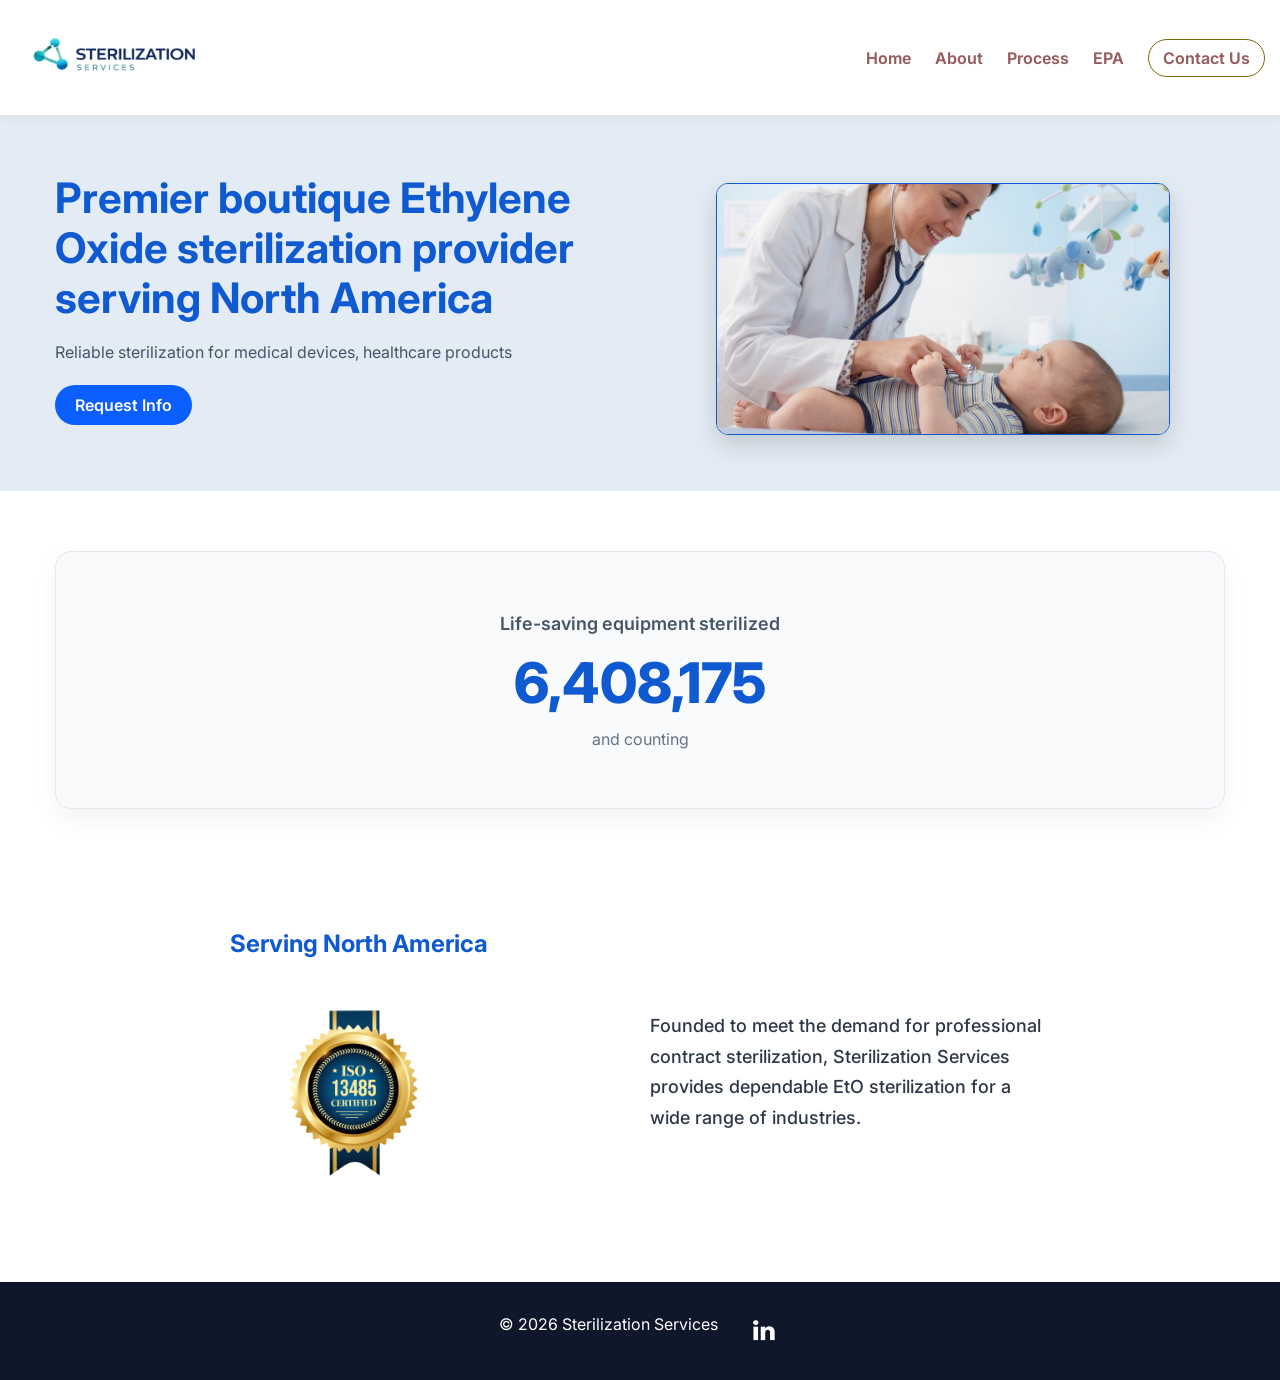
<file: index.html>
<!DOCTYPE html>
<html lang="en">
   <!--Author: Kyle George
	Final Project Submission-->
<head>
<meta charset="UTF-8">
<meta name="viewport" content="width=device-width, initial-scale=1.0">
<title>Sterilization Services</title>
	<link rel="icon" href="images/favicon.ico">

<link rel="stylesheet" href="styles/styles.css">
<link href="https://fonts.googleapis.com/css2?family=Inter:wght@400;600;700;800&display=swap" rel="stylesheet">
</head>

<body>

<header class="header">
  <div class="container nav">
    <a href="index.html" class="logo">
      <img src="images/logo2_transparent.png" alt="Sterilization Services Logo">
    </a>

    <nav>
      <a href="index.html">Home</a>
      <a href="about/about.html">About</a>
      <a href="process/process.html">Process</a>
      <a href="epa/epa.html">EPA</a>
      <a href="contact us/contact.html" class="btn">Contact Us</a>
    </nav>
  </div>
</header>



<!-- HERO -->
<section class="hero">
  <div class="container hero-grid">

    <div>
      <h1>Premier boutique Ethylene Oxide sterilization provider serving North America</h1>
      <p>
        Reliable sterilization for medical devices, healthcare products
      </p>

      <div class="hero-buttons">
        <a href="contact us/contact.html" class="btn-primary">Request Info</a>
       
      </div>
    </div>

    <div>
      <img src="images/tungart7-baby-10172896_1920.jpg" alt="Baby" class="hero-img">
    </div>

  </div>
</section>

<!-- COUNTER SECTION -->
<section class="counter-section">
  <div class="container">
    <div class="counter-box">
      <p class="counter-label">Life-saving equipment sterilized</p>
      <h2 id="equipmentCounter">6,400,065</h2>
      <p class="counter-subtext">and counting</p>
    </div>
  </div>
</section>



<section class="section">
  <div class="container two-col">
    <div>
      <h2>Serving North America</h2>
  <img src="images/—Pngtree—iso 13485 certified luxury gold_6686147.png" class="iso-img" alt="ISO Certified">
    </div>

    <div>
      <p class="lead">
        Founded to meet the demand for professional contract sterilization,
        Sterilization Services provides dependable EtO sterilization for a wide range
        of industries.
      </p>

    </div>
  </div>
</section>


</section>






<script>
  const counter = document.getElementById("equipmentCounter");

  const startValue = 6400065;      
  const increasePerHour = 1;       

  const startTime = new Date("2026-01-01").getTime(); 

  function updateCounter() {
    const now = Date.now();
    const hoursPassed = (now - startTime) / (1000 * 60 * 60);

    const currentValue = startValue + (hoursPassed * increasePerHour);

    counter.textContent = Math.floor(currentValue).toLocaleString();
  }

  updateCounter();
  setInterval(updateCounter, 1000);
</script>

</body>
</html>

<footer class="footer">
  <div class="container footer-links">
    <p>© 2026 Sterilization Services</p>
   
    
    <a href="https://www.linkedin.com/company/sterilization-services/" target="Linkedin">
      <img src="images/linkedin.png" alt="External Link" class="footer-img">
    </a>

  </div>
</footer>
</file>
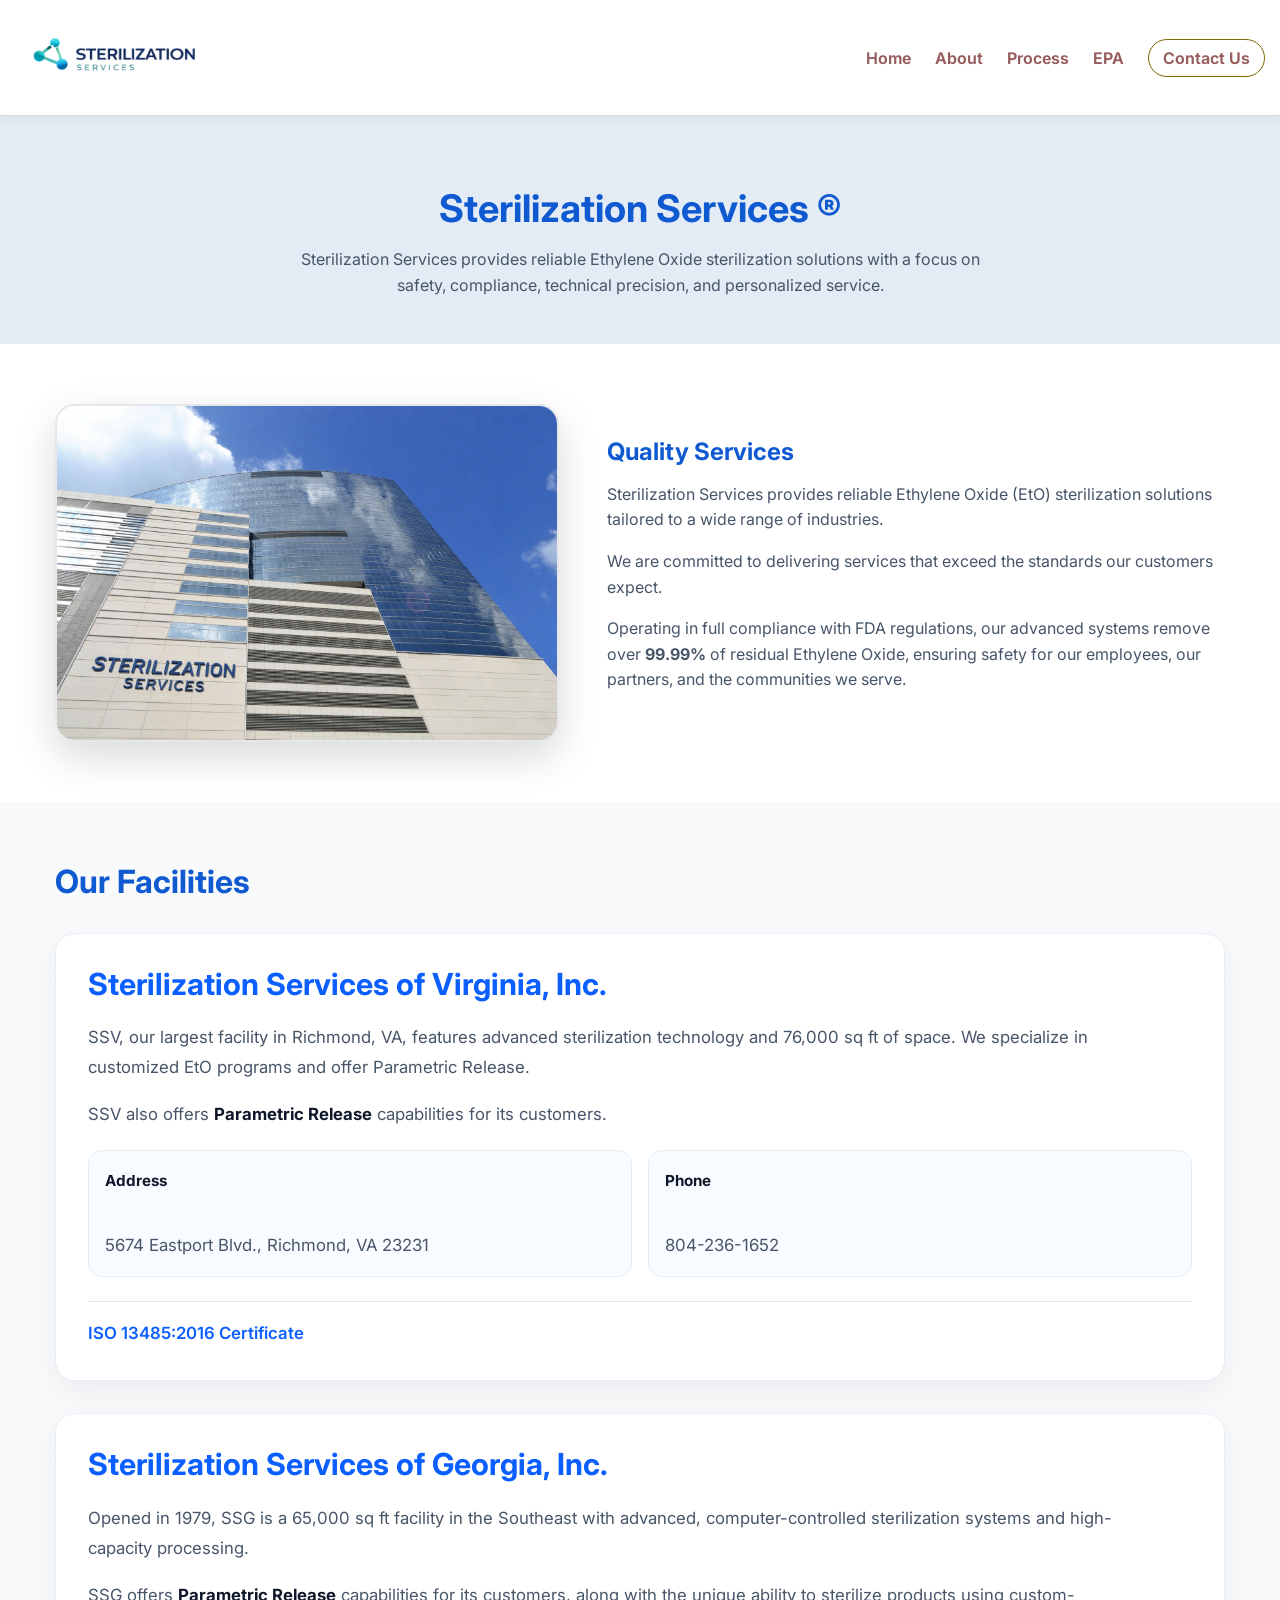
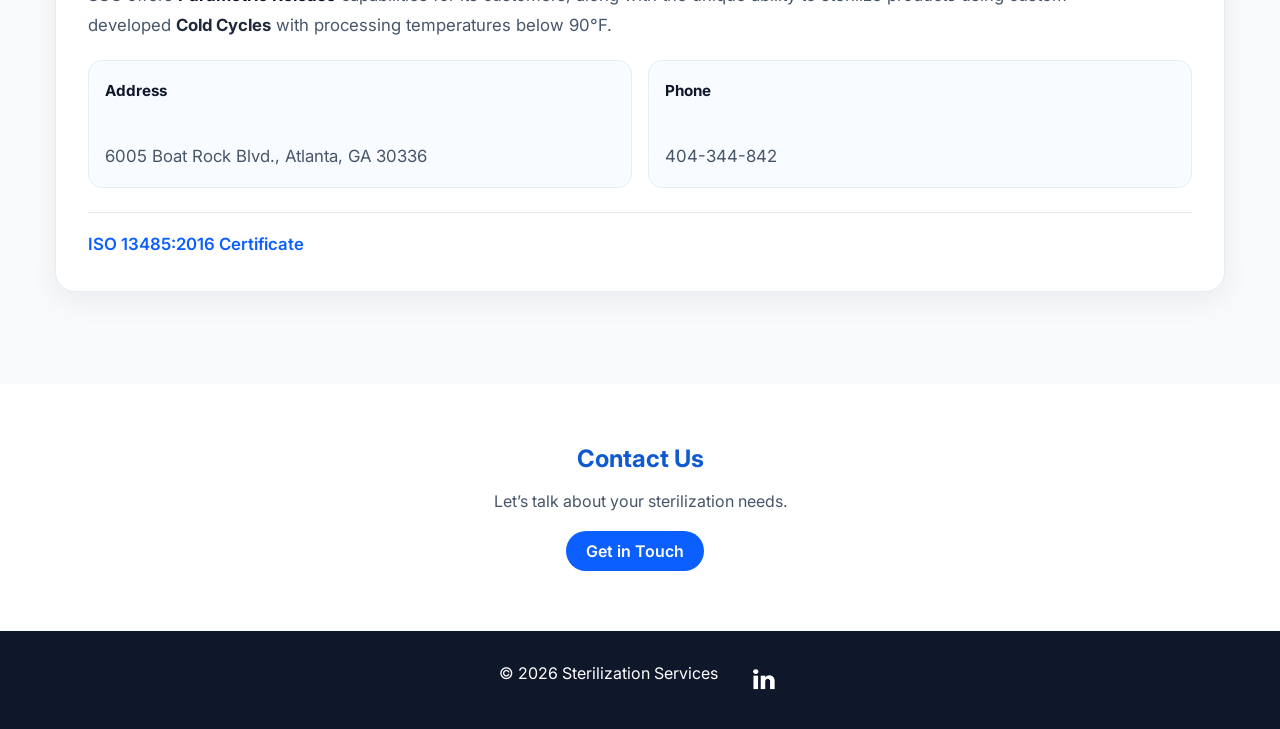
<file: about/about.html>
<!DOCTYPE html>
<html lang="en">
    <!--Author: Kyle George
	Final Project Submission-->
<head>
  <meta charset="UTF-8">
  <meta name="viewport" content="width=device-width, initial-scale=1.0">
  <title>About | Sterilization Services</title>
  	<link rel="icon" href="../images/favicon.ico">
  <meta name="description" content="Learn more about Sterilization Services, including our Virginia and Georgia facilities, advanced EtO sterilization capabilities, and commitment to safety, compliance, and performance.">
  <link rel="stylesheet" href="../styles/styles.css">
  <link href="https://fonts.googleapis.com/css2?family=Inter:wght@400;600;700;800&display=swap" rel="stylesheet">
</head>
<body>

<header class="header">
  <div class="container nav">
    <a href="../index.html" class="logo">
      <img src="../images/logo2_transparent.png" alt="Sterilization Services Logo">
    </a>

    <nav>
      <a href="../index.html">Home</a>
      <a href="../about/about.html">About</a>
      <a href="../process/process.html">Process</a>
      <a href="../epa/epa.html">EPA</a>
      <a href="../contact/contact.html" class="btn">Contact Us</a>
    </nav>
  </div>
</header>

<section class="page-hero">
  <div class="container narrow">
    <h1>Sterilization Services &reg;</h1>
    <p>
      Sterilization Services provides reliable Ethylene Oxide sterilization solutions
      with a focus on safety, compliance, technical precision, and personalized service.
    </p>
  </div>
</section>

<section class="section">
  <div class="container about-flex">

    <img src="../images/SSHQ.png" alt="HQ" class="about-img">

    <div>
      <h2>Quality Services</h2>
      <p>
        Sterilization Services provides reliable Ethylene Oxide (EtO) sterilization solutions tailored to a wide range of industries.
      </p>
      <p>
        We are committed to delivering services that exceed the standards our customers expect.
      </p>
      <p>
        Operating in full compliance with FDA regulations, our advanced systems remove over <strong>99.99%</strong> of residual Ethylene Oxide, ensuring safety for our employees, our partners, and the communities we serve.
      </p>
    </div>

  </div>
</section>
</section>

<section class="section light">
  <div class="container">
    <h2>Our Facilities</h2>

    <div class="card facility-card">
      <h3>Sterilization Services of Virginia, Inc.</h3>

      <p>
      SSV, our largest facility in Richmond, VA, features advanced sterilization technology and 76,000 sq ft of space. We specialize in customized EtO programs and offer Parametric Release.

      </p>

    

      <p>
        SSV also offers <strong>Parametric Release</strong> capabilities for its customers.
      </p>

      <div class="facility-meta">
  <p><strong>Address</strong><br>5674 Eastport Blvd., Richmond, VA 23231</p>
  <p><strong>Phone</strong><br>804-236-1652</p>
</div>

      <div class="facility-links">
        <p> ISO 13485:2016 Certificate</p> 
      </div>
    </div>

    <div class="card facility-card">
      <h3>Sterilization Services of Georgia, Inc.</h3>

      <p>
        Opened in 1979, SSG is a 65,000 sq ft facility in the Southeast with advanced, computer-controlled sterilization systems and high-capacity processing.
</p>
      <p>
        SSG offers <strong>Parametric Release</strong> capabilities for its customers, along
        with the unique ability to sterilize products using custom-developed
        <strong>Cold Cycles</strong> with processing temperatures below 90°F.
      </p>
<div class="facility-meta">
  <p><strong>Address</strong><br>6005 Boat Rock Blvd., Atlanta, GA 30336</p>
  <p><strong>Phone</strong><br>404-344-842</p>
</div>
  
      <div class="facility-links">
        <p>ISO 13485:2016 Certificate</p>
      
      </div>
    </div>
  </div>
</section>

<section class="cta">
  <div class="container">
    <h2>Contact Us</h2>
    <p>Let’s talk about your sterilization needs.</p>
    <a href="../contact us/contact.html" class="btn-primary">Get in Touch</a>
  </div>
</section>

<footer class="footer">
  <div class="container footer-links">
    <p>© 2026 Sterilization Services</p>


      
    <a href="https://www.linkedin.com/company/sterilization-services/" target="Linkedin">
      <img src="../images/linkedin.png" alt="External Link" class="footer-img">
    </a>

  </div>
</footer>
 
</body>
</html>
</file>
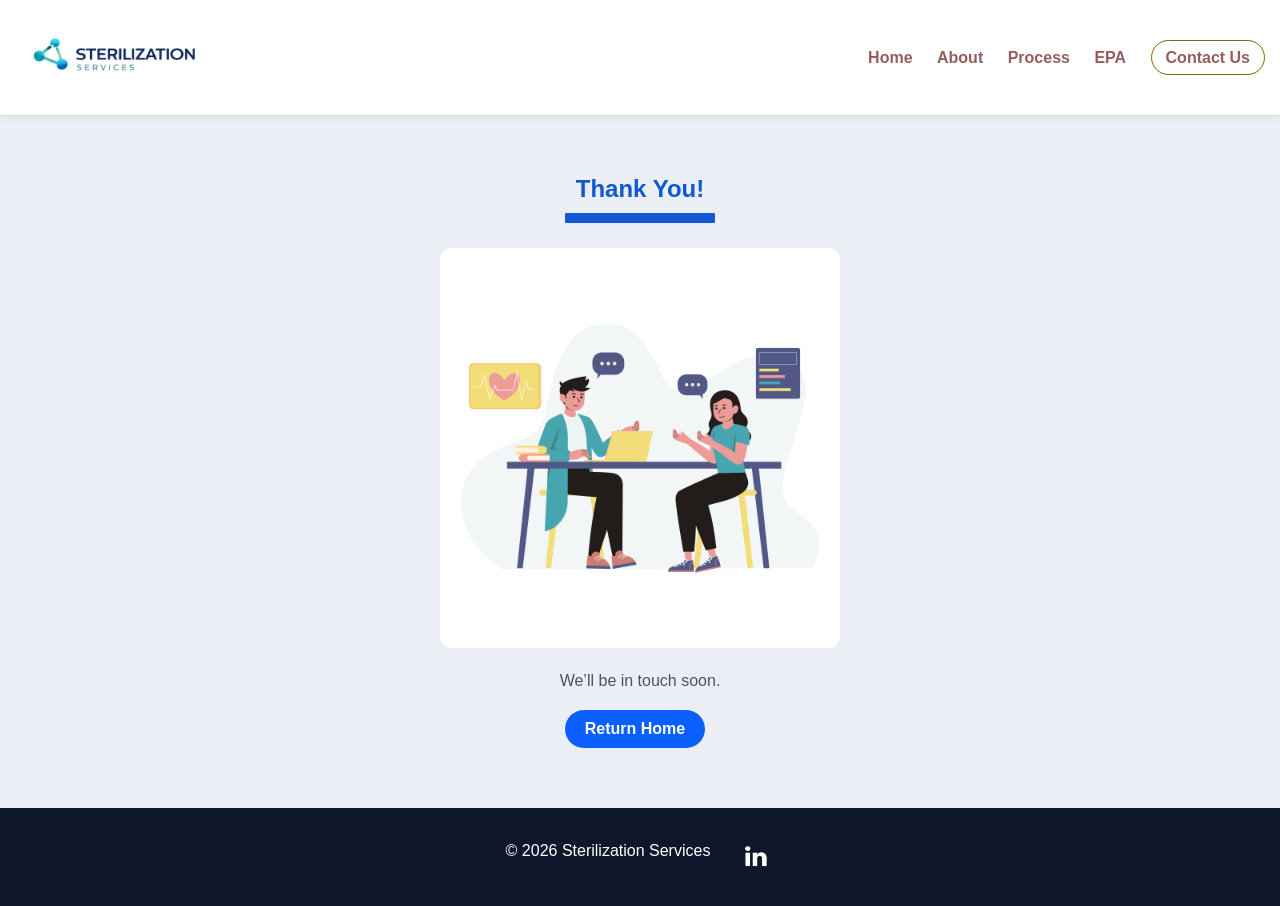
<file: contact us/confirmation.html>
<!DOCTYPE html>
<html lang="en">
      <!--Author: Kyle George
	Final Project Submission-->
<head>
  <meta charset="UTF-8">
  <meta name="viewport" content="width=device-width, initial-scale=1.0">
  <title>Confirmation | Sterilization Services</title>
  <link rel="stylesheet" href="../styles/styles.css">
</head>
<body class="confirmation-page">

<header class="header">
  <div class="container nav">
    <a href="../index.html" class="logo">
      <img src="../images/logo2_transparent.png" alt="Sterilization Services Logo">
    </a>

    <nav>
      <a href="../index.html">Home</a>
      <a href="../about/about.html">About</a>
      <a href="../process/process.html">Process</a>
      <a href="../epa/epa.html">EPA</a>
      <a href="../contact us/contact.html" class="btn">Contact Us</a>
    </nav>
  </div>
</header>

<section class="section">
  <div class="container" style="text-align:center;">
    <h1>Thank You!</h1>
    <div class="confirm-bar"></div>

<img src="../images/muhammad-noor-ridho-aoVaOzzdutk-unsplash.jpg" alt="Thank you" class="confirm-img">
<p>We’ll be in touch soon.</p>

    <a href="../index.html" class="btn-primary">Return Home</a>
  </div>
</section>
<footer class="footer">
  <div class="container footer-links">
    <p>© 2026 Sterilization Services</p>

    <a href="https://www.linkedin.com/company/sterilization-services/" target="Linkedin">
      <img src="../images/linkedin.png" alt="External Link" class="footer-img">
    </a>
  </div>
</footer>
</body>
</html>
</file>
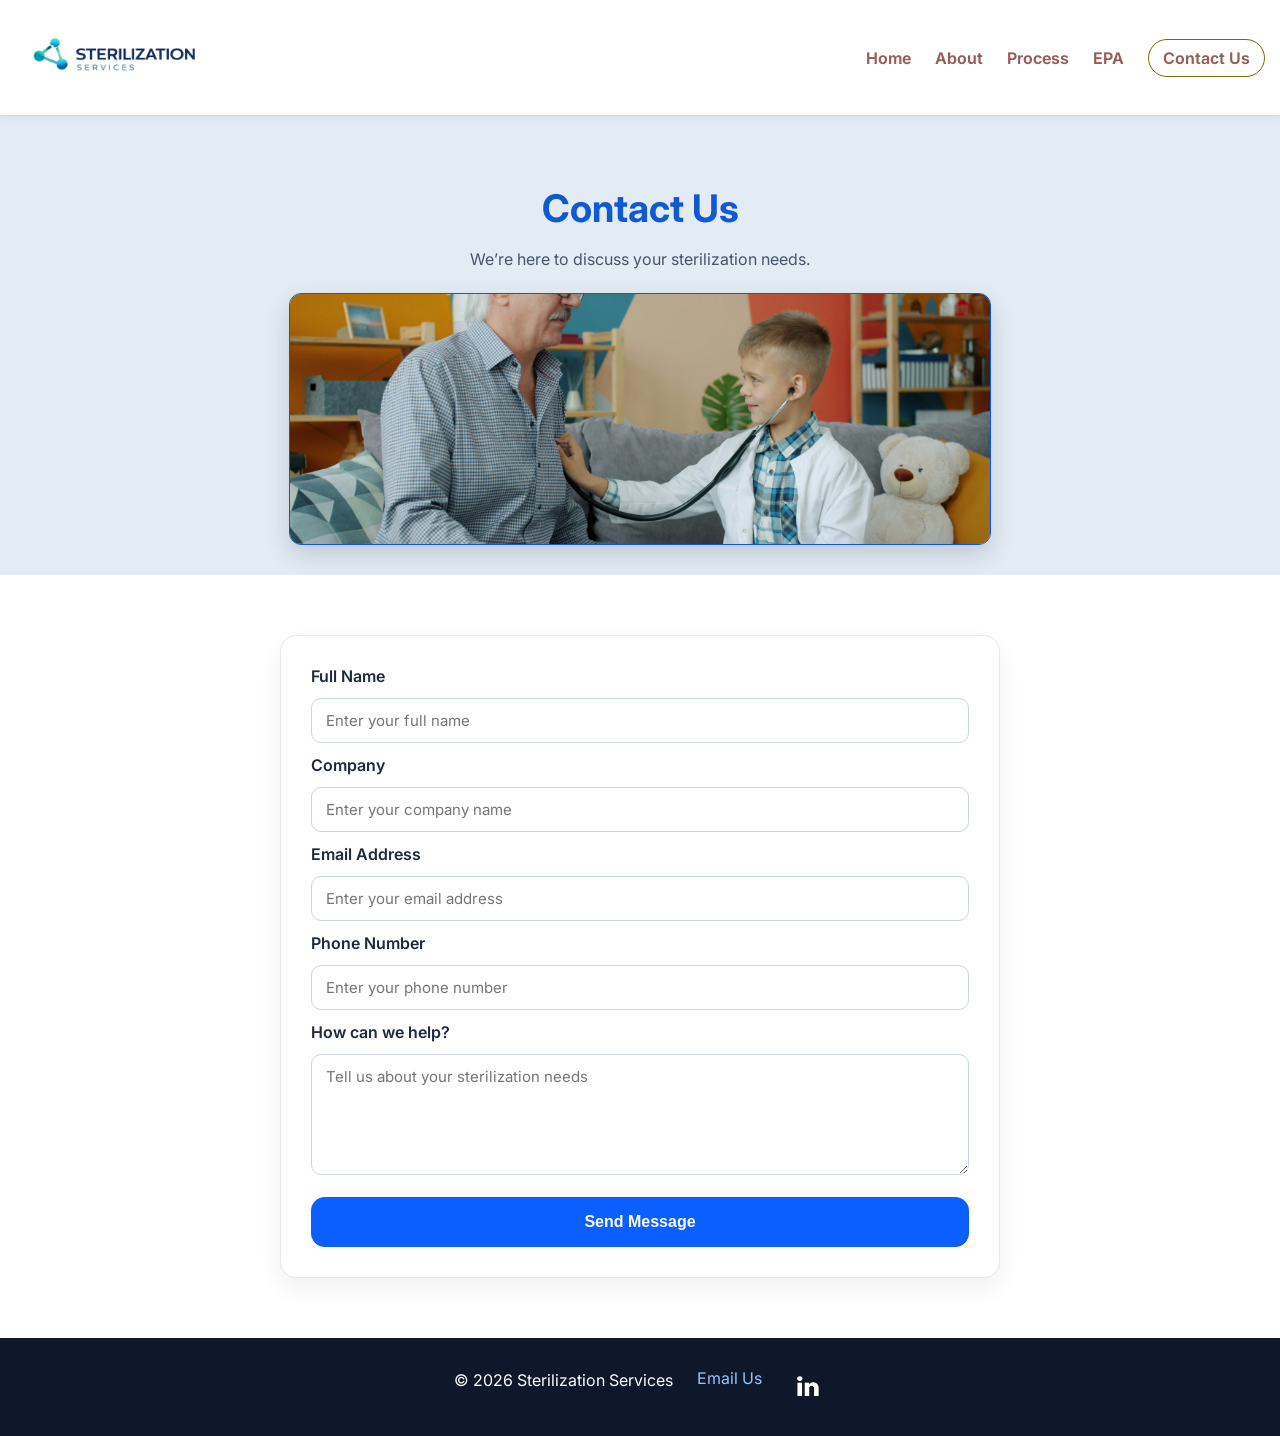
<file: contact us/contact.html>
<!DOCTYPE html>
<html lang="en">
    <!--Author: Kyle George
	Final Project Submission-->
<head>
  <meta charset="UTF-8">
  <meta name="viewport" content="width=device-width, initial-scale=1.0">
  <title>Contact | Sterilization Services</title>
  <link rel="stylesheet" href="../styles/styles.css">
  <link href="https://fonts.googleapis.com/css2?family=Inter:wght@400;600;700;800&display=swap" rel="stylesheet">
<script src="https://challenges.cloudflare.com/turnstile/v0/api.js" async defer></script>
	<link rel="icon" href="../images/favicon.ico">
</head>
<body>

<header class="header">
  <div class="container nav">
    <a href="../index.html" class="logo">
      <img src="../images/logo2_transparent.png" alt="Sterilization Services Logo">
    </a>

    <nav>
      <a href="../index.html">Home</a>
      <a href="../about/about.html">About</a>
      <a href="../process/process.html">Process</a>
      <a href="../epa/epa.html"> EPA</a>
      <a href="../contact us/contact.html" class="btn">Contact Us</a>
    </nav>
  </div>
</header>

<section class="page-hero">
  <div class="container">
    <h1>Contact Us</h1>
    <p>We’re here to discuss your sterilization needs.</p>
  </div>
  <div>
      <img src="../images/kid and gramps.jpg" alt="child and gramparent" class="hero-img">
    </div>

</section>

<section class="section">
  <div class="container narrow">
    <div class="form-card">
 <form class="form" action="confirmation.html" method="get">
  <label for="name">Full Name</label>
  <input type="text" id="name" name="name" placeholder="Enter your full name" required>

  <label for="company">Company</label>
  <input type="text" id="company" name="company" placeholder="Enter your company name" required>

  <label for="email">Email Address</label>
  <input type="email" id="email" name="email" placeholder="Enter your email address" required>

  <label for="phone">Phone Number</label>
  <input type="tel" id="phone" name="phone" placeholder="Enter your phone number" required>

  <label for="message">How can we help?</label>
  <textarea id="message" name="message" rows="5" placeholder="Tell us about your sterilization needs" required></textarea>

  
  <button type="submit" class="btn-primary form-submit">Send Message</button>
</form>
    </div>
  </div>
</section>

<footer class="footer">
  <div class="container footer-links">
    <p>© 2026 Sterilization Services</p>
    <a href="mailto:kylegeorge001@gmail.com">Email Us</a>

     <a href="https://www.linkedin.com/company/sterilization-services/" target="Linkedin">
      <img src="../images/linkedin.png" alt="External Link" class="footer-img">
    </a>
  
  </div>
</footer>

</body>
</html>
</file>
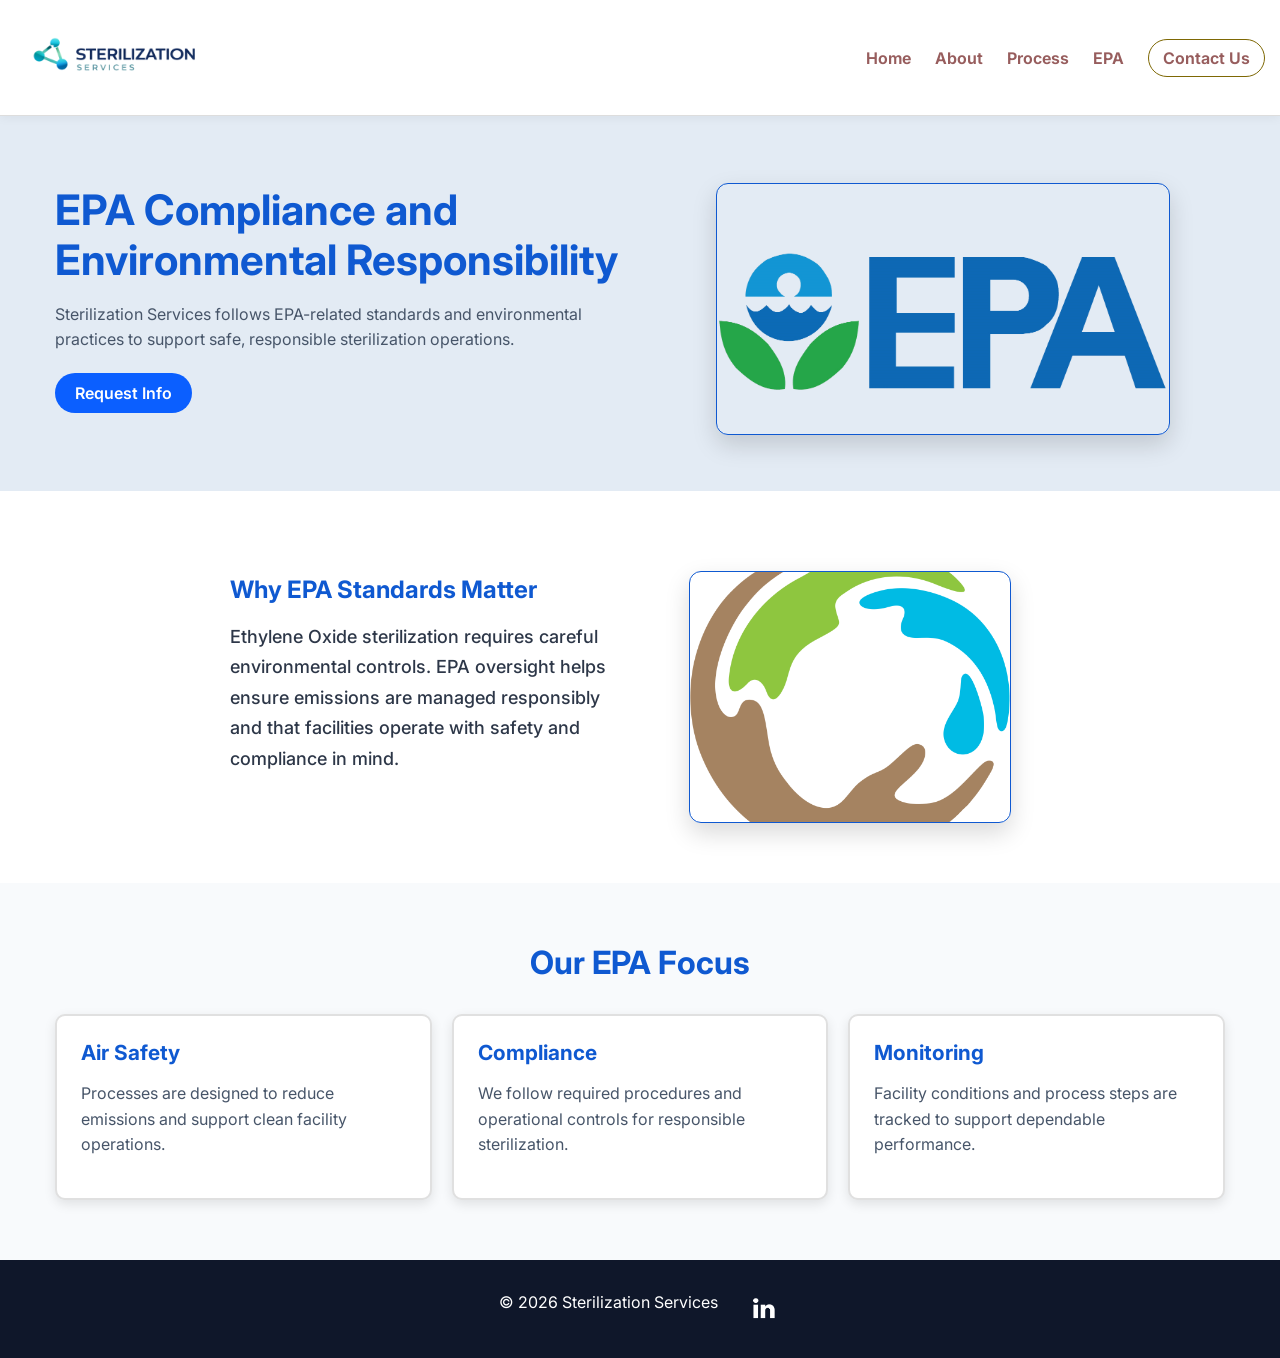
<file: epa/epa.html>
<!DOCTYPE html>
<html lang="en">
   <!--Author: Kyle George
   Final Project Submission-->
<head>
<meta charset="UTF-8">
<meta name="viewport" content="width=device-width, initial-scale=1.0">
<title>EPA | Sterilization Services</title>
<link rel="icon" href="../images/favicon.ico">

<link rel="stylesheet" href="../styles/styles.css">
<link href="https://fonts.googleapis.com/css2?family=Inter:wght@400;600;700;800&display=swap" rel="stylesheet">
</head>

<body>

<header class="header">
  <div class="container nav">
    <a href="../index.html" class="logo">
      <img src="../images/logo2_transparent.png" alt="Sterilization Services Logo">
    </a>

    <nav>
      <a href="../index.html">Home</a>
      <a href="../about/about.html">About</a>
      <a href="../process/process.html">Process</a>
      <a href="../epa/epa.html">EPA</a>
      <a href="../contact us/contact.html" class="btn">Contact Us</a>
    </nav>
  </div>
</header>

<section class="hero">
  <div class="container hero-grid">

    <div>
      <h1>EPA Compliance and Environmental Responsibility</h1>
      <p>
        Sterilization Services follows EPA-related standards and environmental practices
        to support safe, responsible sterilization operations.
      </p>

      <div class="hero-buttons">
        <a href="../contact us/contact.html" class="btn-primary">Request Info</a>
      </div>
    </div>

    <div>
      <img src="../images/epa.png" alt="EPA logo" class="hero-img">
    </div>

  </div>
</section>

<section class="section">
  <div class="container two-col">
    <div>
      <h2>Why EPA Standards Matter</h2>
      <p class="lead">
        Ethylene Oxide sterilization requires careful environmental controls. EPA oversight
        helps ensure emissions are managed responsibly and that facilities operate with
        safety and compliance in mind.
      </p>
    </div>

    <div>
      <img src="../images/Eco-Friendly .png" alt="Environmental safety" class="hero-img">
    </div>
  </div>
</section>

<section class="section light">
  <div class="container">
    <h2 class="center">Our EPA Focus</h2>
    <div class="grid">
      <div class="card">
        <h3>Air Safety</h3>
        <p>Processes are designed to reduce emissions and support clean facility operations.</p>
      </div>

      <div class="card">
        <h3>Compliance</h3>
        <p>We follow required procedures and operational controls for responsible sterilization.</p>
      </div>

      <div class="card">
        <h3>Monitoring</h3>
        <p>Facility conditions and process steps are tracked to support dependable performance.</p>
      </div>
    </div>
  </div>
</section>

<footer class="footer">
  <div class="container footer-links">
    <p>© 2026 Sterilization Services</p>

  

    <a href="https://www.linkedin.com/company/sterilization-services/" target="Linkedin">
      <img src="../images/linkedin.png" alt="External Link" class="footer-img">
    </a>
  </div>
</footer>

</body>
</html>
</file>
<file: styles/styles.css>
/*Author: Kyle George
Final Project Submission*/

/* GLOBAL */
body {
  font-family: 'Inter', sans-serif;
  margin: 0;
  color: #1e293b;
  background: #ffffff;
  padding-top: 115px;
}

h1, h2, h3 {
  color: #0f59d1;
  margin-top: 0;
  margin-bottom: 10px;
}

p {
  color: #475569;
  line-height: 1.6;
}

a {
  text-decoration:solid;
}

.container {
  width: 100%;
  max-width: 1250px;
  margin: 0 auto;
  padding-left: 40px;
  padding-right: 40px;
  box-sizing: border-box;
}
/* Header, where the logo and the buttons are*/
.header {
  position: fixed;
  top: 0;
  width: 100%;
  background: white;
  border-bottom: 1px solid #ddd;
  z-index: 1000;
  box-shadow: 0 2px 10px rgba(0,0,0,0.05);
}

.nav {
  display: flex;
  justify-content: space-between;
  align-items: center;
  padding: 20px 0;
}

.logo img {
  height: 75px;
  width: auto;
  display: block;
}

nav a {
  margin-left: 20px;
  color: #975d5d;
  font-weight: 650;
  transition: 0.2s;
}

nav a:hover {
  color: #0b5fff;
}

.btn {
  border: 1px solid #7e6804;
  padding: 8px 14px;
  border-radius: 20px;
}

/* HERO */
.hero {
  padding: 48px 0 56px;
  background: #d2deee9d;
}

.hero-grid {
  display: grid;
  grid-template-columns: 1fr 1fr;
  gap: 40px;
  align-items: center;
}

.hero h1 {
  font-size: 42px;
  font-weight: 700;
  line-height: 1.2;
}

.hero-buttons {
  margin-top: 20px;
}

.hero-img {
  width: 100%;
  height: 300px;
  object-fit: cover;
  border-radius: 12px;
   border: 1px solid #0f59d1;
  box-shadow: 0 10px 25px rgba(0, 0, 0, 0.15);
}

/* PAGE HERO */
.page-hero {
  padding: 70px 0 30px;
  background: #d2deee9d;
 
}

.page-hero h1 {
  font-size: 38px;
  margin-bottom: 10px;
}

/* BUTTONS */
.btn-primary {
  display: inline-block;
  background: #0b5fff;
  color: white;
  padding: 10px 20px;
  border-radius: 25px;
  margin-right: 10px;
  text-decoration: none;
  font-weight: 600;
  transition: 0.2s;
  border: none;
  cursor: pointer;
}

.btn-primary:hover {
  background: #094bd1;
}

.btn-outline {
  display: inline-block;
  border: 2px solid #0b5fff;
  padding: 10px 20px;
  border-radius: 25px;
  text-decoration: none;
  color: #0b5fff;
  font-weight: 600;
  transition: 0.2s;
}

.btn-outline:hover {
  background: #0b5fff;
  color: white;
}

/* SECTIONS */
.section {
  padding: 60px 0;
}

.light {
  background: #f8fafc;
}

.dark {
  background: #0f172a;
  color: white;
}

.dark h2 {
  color: white;
}

.dark p {
  color: #e2e8f0;
}

.two-col {
  display: grid;
  grid-template-columns: 1fr 1fr;
  gap: 40px;
}

.narrow {
  max-width: 800px;
}

.light img {
  margin: 20px 0;
}

/* GRID */
.grid {
  display: grid;
  grid-template-columns: repeat(3, 1fr);
  gap: 20px;
  margin-top: 30px;
}

.card {
  background: white;
  padding: 20px;
  border-radius: 12px;
  box-shadow: 0 10px 20px rgba(0,0,0,0.05);
}

.dark-card {
  background: #1e293b;
  color: white;
}

.dark-card p,
.dark-card h3 {
  color: white;
}

/* CTA */
.cta {
  text-align: center;
  padding: 60px 0;
}

/* FORMS */
.form-card {
  background: white;
  border-radius: 16px;
  padding: 30px;
  box-shadow: 0 10px 25px rgba(0,0,0,0.06);
  border: 1px solid #e5e7eb;
}

.form {
  display: flex;
  flex-direction: column;
  gap: 12px;
}

.form label {
  font-weight: 600;
  color: #1e293b;
}

.form input,
.form textarea {
  padding: 12px 14px;
  border: 1px solid #cbd5e1;
  border-radius: 10px;
  font-family: 'Inter', sans-serif;
  font-size: 15px;
  color: #1e293b;
}

.form input:focus,
.form textarea:focus {
  outline: none;
  border-color: #0b5fff;
  box-shadow: 0 0 0 3px rgba(11, 95, 255, 0.12);
}

.form-submit {
  margin-top: 10px;
  align-self: flex-start;
}

/* FOOTER */
.footer {
  background: #0f172a;
  color: white;
  text-align: center;
  padding: 24px 0;
}

.footer p {
  color: white;
  margin: 6px 0;
}

.footer a {
  color: #93c5fd;
}

.footer a:hover {
  color: white;
}

.footer-links {
  display: flex;
  justify-content: center;
  gap: 24px;
  flex-wrap: wrap;
}

/* MOBILE */
@media (max-width: 800px) {
  body {
    padding-top: 105px;
  }

  .hero-grid,
  .two-col,
  .grid {
    grid-template-columns: 1fr;
  }

  .hero h1,
  .page-hero h1 {
    font-size: 32px;
  }

  .logo img {
    height: 60px;
  }

  .nav {
    gap: 20px;
    flex-direction: column;
  }

  nav {
    display: flex;
    flex-wrap: wrap;
    justify-content: center;
  }

  nav a {
    margin: 6px 10px;
  }
}

.counter-section {
  padding: 60px 0;
  background: #ffffff;
}

.counter-box {
  text-align: center;
  background: #f8fafc;
  border: 1px solid #e5e7eb;
  border-radius: 16px;
  padding: 40px 20px;
  box-shadow: 0 10px 25px rgba(0, 0, 0, 0.05);
}

.counter-label {
  font-size: 18px;
  font-weight: 600;
  color: #475569;
  margin-bottom: 10px;
}

#equipmentCounter {
  font-size: 56px;
  font-weight: 800;
  color: #0f59d1;
  margin: 0;
}

.counter-subtext {
  margin-top: 10px;
  font-size: 16px;
  color: #64748b;
}.lead {
  font-size: 17px;
  line-height: 1.6;
  color: #475569;
  margin-bottom: 25px;
}

.quality-stack p {
  margin-bottom: 18px;
  line-height: 1.7;
}
.text-block p {
  margin-bottom: 16px;
}
.footer-img {
  height: 40px;
  width: auto;
}

.iso-img {
  width: 250px;   /* control size here */
  height: auto;
}

.two-col {
  display: grid;
  grid-template-columns: 1fr 1fr;
  gap: 20px;
  align-items: center;
  max-width: 900px;
  margin: auto;
}

.two-col div:last-child {
  max-width: 450px;
}
.two-col p {
  font-weight: 500;   /* was 400 (too thin) */
  font-size: 18px;
  line-height: 1.7;
  color: #2d3748;     /* darker = stronger */
}

.two-col p {
  font-weight: 500;   /* was 400 (too thin) */
  font-size: 18px;
  line-height: 1.7;
  color: #2d3748;     /* darker = stronger */
}

.two-col {
  align-items: center;   /* vertically aligns */
  gap: 20px;             /* reduce from 40px */
}
/* for the image in process */

.process-img {
    width: 600px;
    height: auto;
    display: block;
    margin: 2rem auto;
    padding-top: 1px;
    padding-bottom: 1px;
}
/*lab photo at the bottom right */

.process-flex {
    display: flex;
    align-items: center;
    gap: 2rem;
}

.process-flex img {
    max-width: 300px;
    height: auto;
}
/*for the buttons of precondition */


.card {
    background-color: white;
    padding: 1.5rem;
    border-radius: 10px;
    box-shadow: 0 4px 12px rgba(0,0,0,0.1);
    border: 2px solid #e0e0e0;
    transition: transform 0.2s ease, box-shadow 0.2s ease;
}

.card:hover {
    transform: translateY(-5px);
    box-shadow: 0 8px 20px rgba(0,0,0,0.15);
}

.card h3 {
    font-weight: 700;
    font-size: 1.3rem;
}

.badge {
    display: inline-block;
    background-color: #1e5ed6;
    color: white;
    font-size: 0.75rem;
    padding: 4px 8px;
    border-radius: 5px;
    margin-bottom: 8px;
    font-weight: 600;
}

.finish .badge {
    background-color: #28a745;
}

.badge {
    display: block;
    width: fit-content;
    margin: 0 auto 10px auto;
    text-align: center;
}

.process-flex img {
    border-radius: 15px;
}


.process-img {
    display: block;
    width: 700px;        /* bigger + wider */
    max-width: 90%;      /* keeps it responsive */
    height: auto;
    margin: 2rem auto;
    border-radius: 15px;
    border: 2px solid #e5e7eb;
    box-shadow: 0 10px 25px rgba(0, 0, 0, 0.15);
}

.about-flex {
    display: flex;
    align-items: center;
    gap: 3rem;
}

.about-img {
    width: 500px;
    max-width: 100%;
    border-radius: 20px;
    border: 2px solid #e5e7eb;
    box-shadow: 0 15px 40px rgba(0, 0, 0, 0.15);
}

/* =========================
   FACILITIES SECTION
   Modern card look
   ========================= */

/* Section heading */
.section.light h2 {
  font-size: 2rem;
  margin-bottom: 2rem;
}

/* Each facility card */
.facility-card {
  background: #ffffff;
  border: 1px solid #e7edf5;
  border-radius: 20px;
  padding: 2rem;
  margin-bottom: 2rem;
  box-shadow: 0 10px 30px rgba(15, 23, 42, 0.06);
  transition: transform 0.2s ease, box-shadow 0.2s ease;
}

/* Small hover lift */
.facility-card:hover {
  transform: translateY(-4px);
  box-shadow: 0 16px 40px rgba(15, 23, 42, 0.1);
}

/* Facility name */
.facility-card h3 {
  font-size: 1.9rem;
  color: #0b5fff;
  margin-bottom: 1.25rem;
  line-height: 1.2;
}

/* Paragraph spacing */
.facility-card p {
  font-size: 1.05rem;
  line-height: 1.8;
  color: #475569;
  margin-bottom: 1rem;
  max-width: 95%;
}

/* Make important words stand out a little better */
.facility-card strong {
  color: #1e293b;
  font-weight: 700;
}

/* Address and phone blocks */
.facility-card p strong:first-child {
  color: #0f172a;
}

/* Certificate area */
.facility-links {
  margin-top: 1.5rem;
  padding-top: 1rem;
  border-top: 1px solid #e2e8f0;
}

.facility-links p {
  margin: 0;
  font-weight: 600;
  color: #0b5fff;
}

/* Mobile */
@media (max-width: 800px) {
  .facility-card {
    padding: 1.5rem;
    border-radius: 16px;
  }

  .facility-card h3 {
    font-size: 1.5rem;
  }

  .facility-card p {
    font-size: 1rem;
    max-width: 100%;
  }
}

.facility-meta {
  display: grid;
  grid-template-columns: 1fr 1fr;
  gap: 1rem;
  margin-top: 1.25rem;
}

.facility-meta p {
  background: #f8fbff;
  border: 1px solid #e7edf5;
  border-radius: 14px;
  padding: 1rem;
  margin: 0;
}

.facility-meta strong {
  display: block;
  margin-bottom: 0.35rem;
  color: #0f172a;
  font-size: 0.95rem;
}

@media (max-width: 800px) {
  .facility-meta {
    grid-template-columns: 1fr;
  }
}

.center {
  text-align: center;
  margin-bottom: 40px;
}

.products-grid {
  display: grid;
  grid-template-columns: repeat(auto-fit, minmax(220px, 1fr));
  gap: 16px;
}

.product-item {
  background: #f8fafc;
  border: 1px solid #e5e7eb;
  padding: 14px 18px;
  border-radius: 10px;
  font-weight: 500;
  transition: all 0.2s ease;
}

.product-item:hover {
  background: #2563eb;
  color: #fff;
  transform: translateY(-3px);
}

.subtitle {
  color: #6b7280;
  margin-top: -20px;
  margin-bottom: 30px;
  font-size: 1rem;
}

.contact-section {
  padding-top: 30px;
  padding-bottom: 70px;
}

.contact-layout {
  display: grid;
  grid-template-columns: 1fr 1.1fr;
  gap: 32px;
  align-items: stretch;
}

.contact-info-card,
.modern-form-card {
  background: #ffffff;
  border-radius: 24px;
  padding: 36px;
  box-shadow: 0 18px 50px rgba(15, 23, 42, 0.08);
  border: 1px solid #e5e7eb;
}

.contact-info-card {
  background: linear-gradient(180deg, #0f172a 0%, #111827 100%);
  color: #ffffff;
}

.contact-tag {
  display: inline-block;
  background: rgba(255, 255, 255, 0.12);
  color: #93c5fd;
  padding: 8px 14px;
  border-radius: 999px;
  font-size: 0.9rem;
  font-weight: 700;
  margin-bottom: 18px;
}

.contact-info-card h2 {
  font-size: 2rem;
  margin-bottom: 14px;
  color: #ffffff;
}

.contact-info-card p {
  color: rgba(255, 255, 255, 0.82);
  line-height: 1.7;
}

.contact-points {
  margin-top: 28px;
  display: grid;
  gap: 18px;
}

.contact-point {
  background: rgba(255, 255, 255, 0.06);
  border: 1px solid rgba(255, 255, 255, 0.08);
  border-radius: 18px;
  padding: 18px 20px;
}

.contact-point h4 {
  margin: 0 0 8px;
  color: #ffffff;
  font-size: 1.05rem;
}

.contact-point p {
  margin: 0;
  font-size: 0.96rem;
}

.modern-form {
  display: flex;
  flex-direction: column;
  gap: 20px;
}

.form-row {
  display: grid;
  grid-template-columns: 1fr 1fr;
  gap: 18px;
}

.form-group {
  display: flex;
  flex-direction: column;
}

.modern-form label {
  margin-bottom: 8px;
  font-weight: 700;
  color: #0f172a;
}

.modern-form input,
.modern-form textarea {
  width: 100%;
  border: 1px solid #d1d5db;
  border-radius: 14px;
  padding: 14px 16px;
  font-size: 1rem;
  font-family: 'Inter', sans-serif;
  background: #f8fafc;
  transition: border-color 0.2s ease, box-shadow 0.2s ease, background 0.2s ease;
}

.modern-form input:focus,
.modern-form textarea:focus {
  outline: none;
  border-color: #2563eb;
  background: #ffffff;
  box-shadow: 0 0 0 4px rgba(37, 99, 235, 0.12);
}

.modern-form textarea {
  resize: vertical;
  min-height: 150px;
}

.captcha-wrap {
  margin-top: 4px;
}

.form-submit {
  width: 100%;
  border: none;
  cursor: pointer;
  padding: 16px 20px;
  border-radius: 14px;
  font-weight: 700;
  font-size: 1rem;
}

@media (max-width: 900px) {
  .contact-layout {
    grid-template-columns: 1fr;
  }

  .form-row {
    grid-template-columns: 1fr;
  }

  .contact-info-card,
  .modern-form-card {
    padding: 24px;
  }
}


@media (max-width: 768px) {
  body {
    padding-top: 150px;
  }

  .nav {
    flex-direction: column;
    justify-content: center;
    align-items: center;
    gap: 18px;
    padding: 28px 0 18px;
  }

  .logo img {
    height: 42px;
  }

  nav {
    display: flex;
    flex-wrap: wrap;
    justify-content: center;
    gap: 14px 22px;
  }

  nav a {
    margin: 0;
    line-height: 1.2;
  }

  .page-hero {
    padding: 28px 0 18px;
  }

  .page-hero h1 {
    font-size: 1.8rem;
    line-height: 1.1;
    margin-bottom: 12px;
  }

  .about-flex {
    display: flex;
    flex-direction: column;
    gap: 18px;
  }

  .about-img {
    width: 100%;
    height: auto;
    margin: 0;
  }

  .about-flex > div {
    width: 100%;
  }
}
.hero-img {
  display: block;
  width: 80%;
  max-width: 700px;
  height: 250px;
  object-fit: cover;
  margin: 20px auto 0;
  border-radius: 12px;
  border: 1px solid #0f59d1;
  box-shadow: 0 10px 25px rgba(0, 0, 0, 0.15);
}
.page-hero {
  text-align: center;
}
.confirm-img {
  width: 400px;
  max-width: 100%;
  margin: 20px auto;
  display: block;
  border-radius: 12px;
}
.confirm-bar {
  width: 150px;
  height: 10px;
  background-color: #0f59d1; 
  margin: 10px auto 25px;
  border-radius: 1px;
}.footer-links a {
  margin-top: 6px;
}
.confirmation-page {
  background-color: #e0e5eea2;
}

.process-video {
  width: 80%;
  max-width: 700px;
  border-radius: 12px;
  margin: 20px auto;
  display: block;
}
</file>
